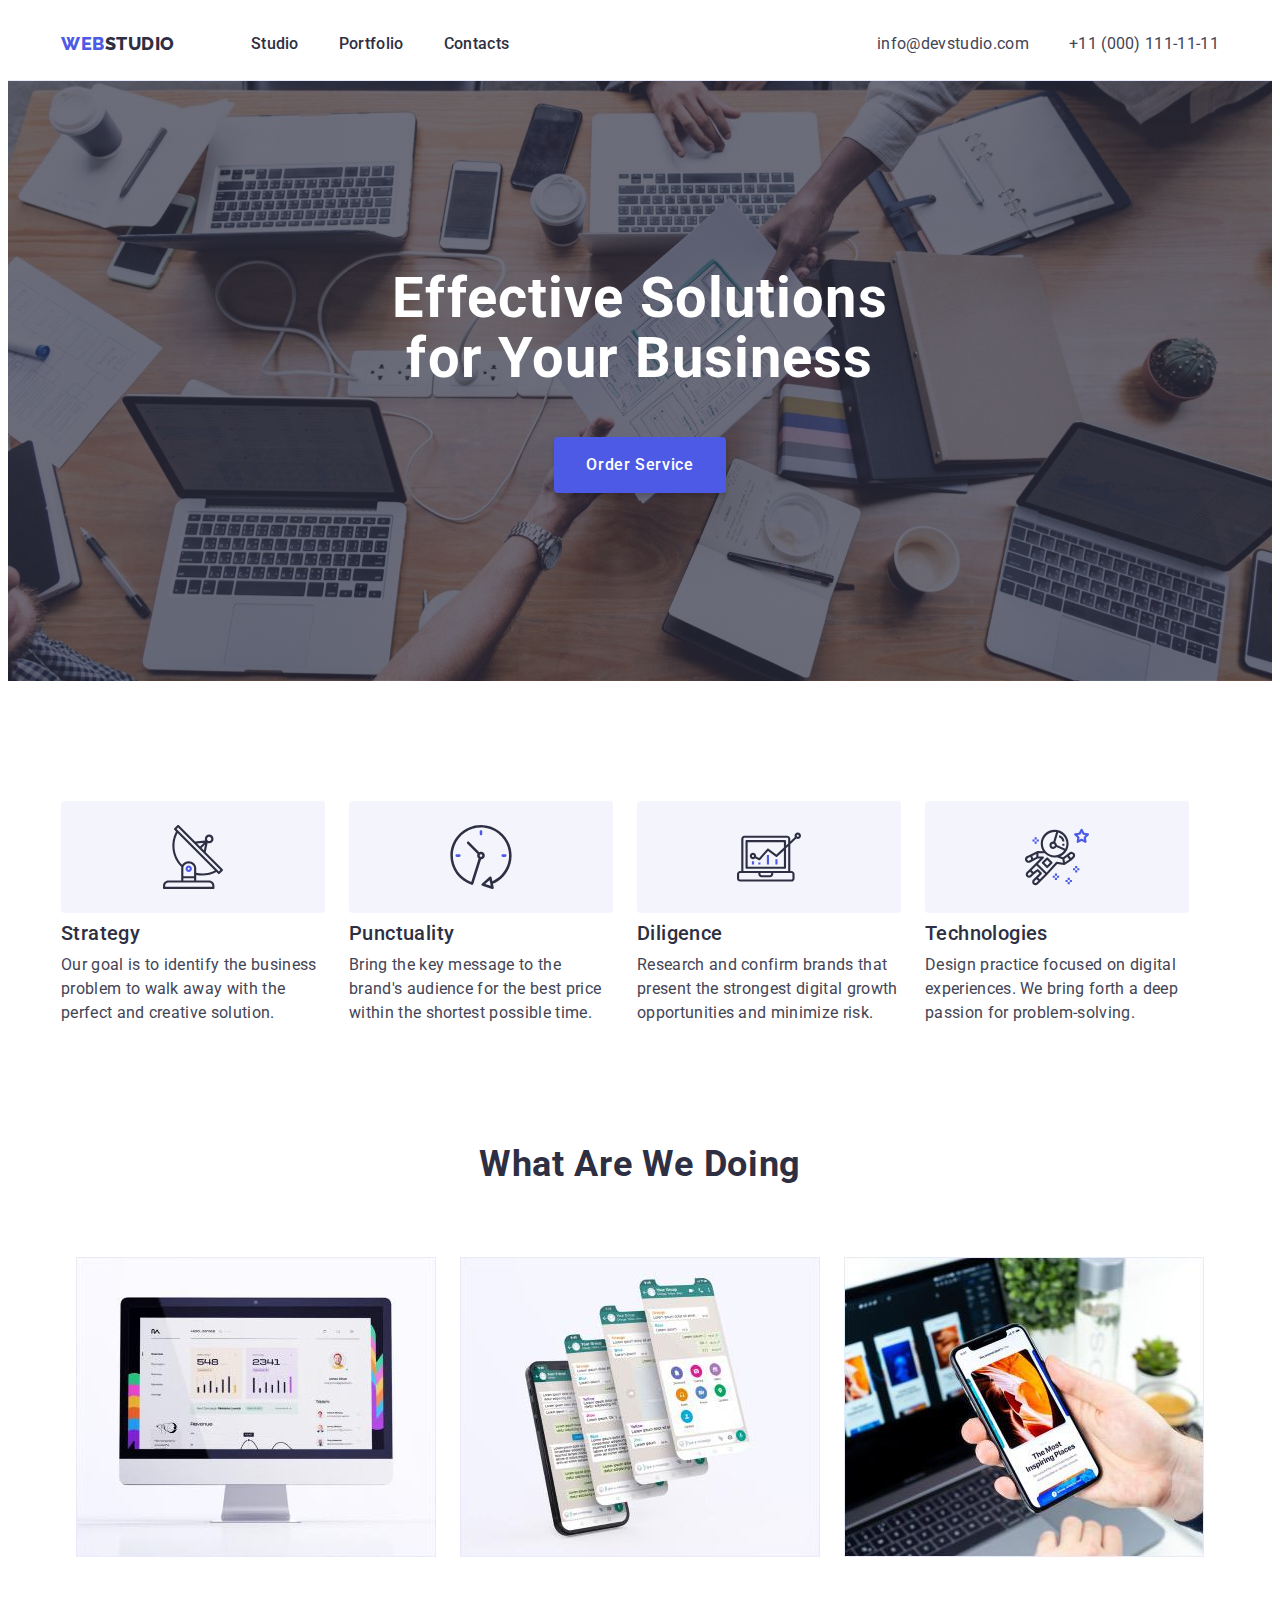
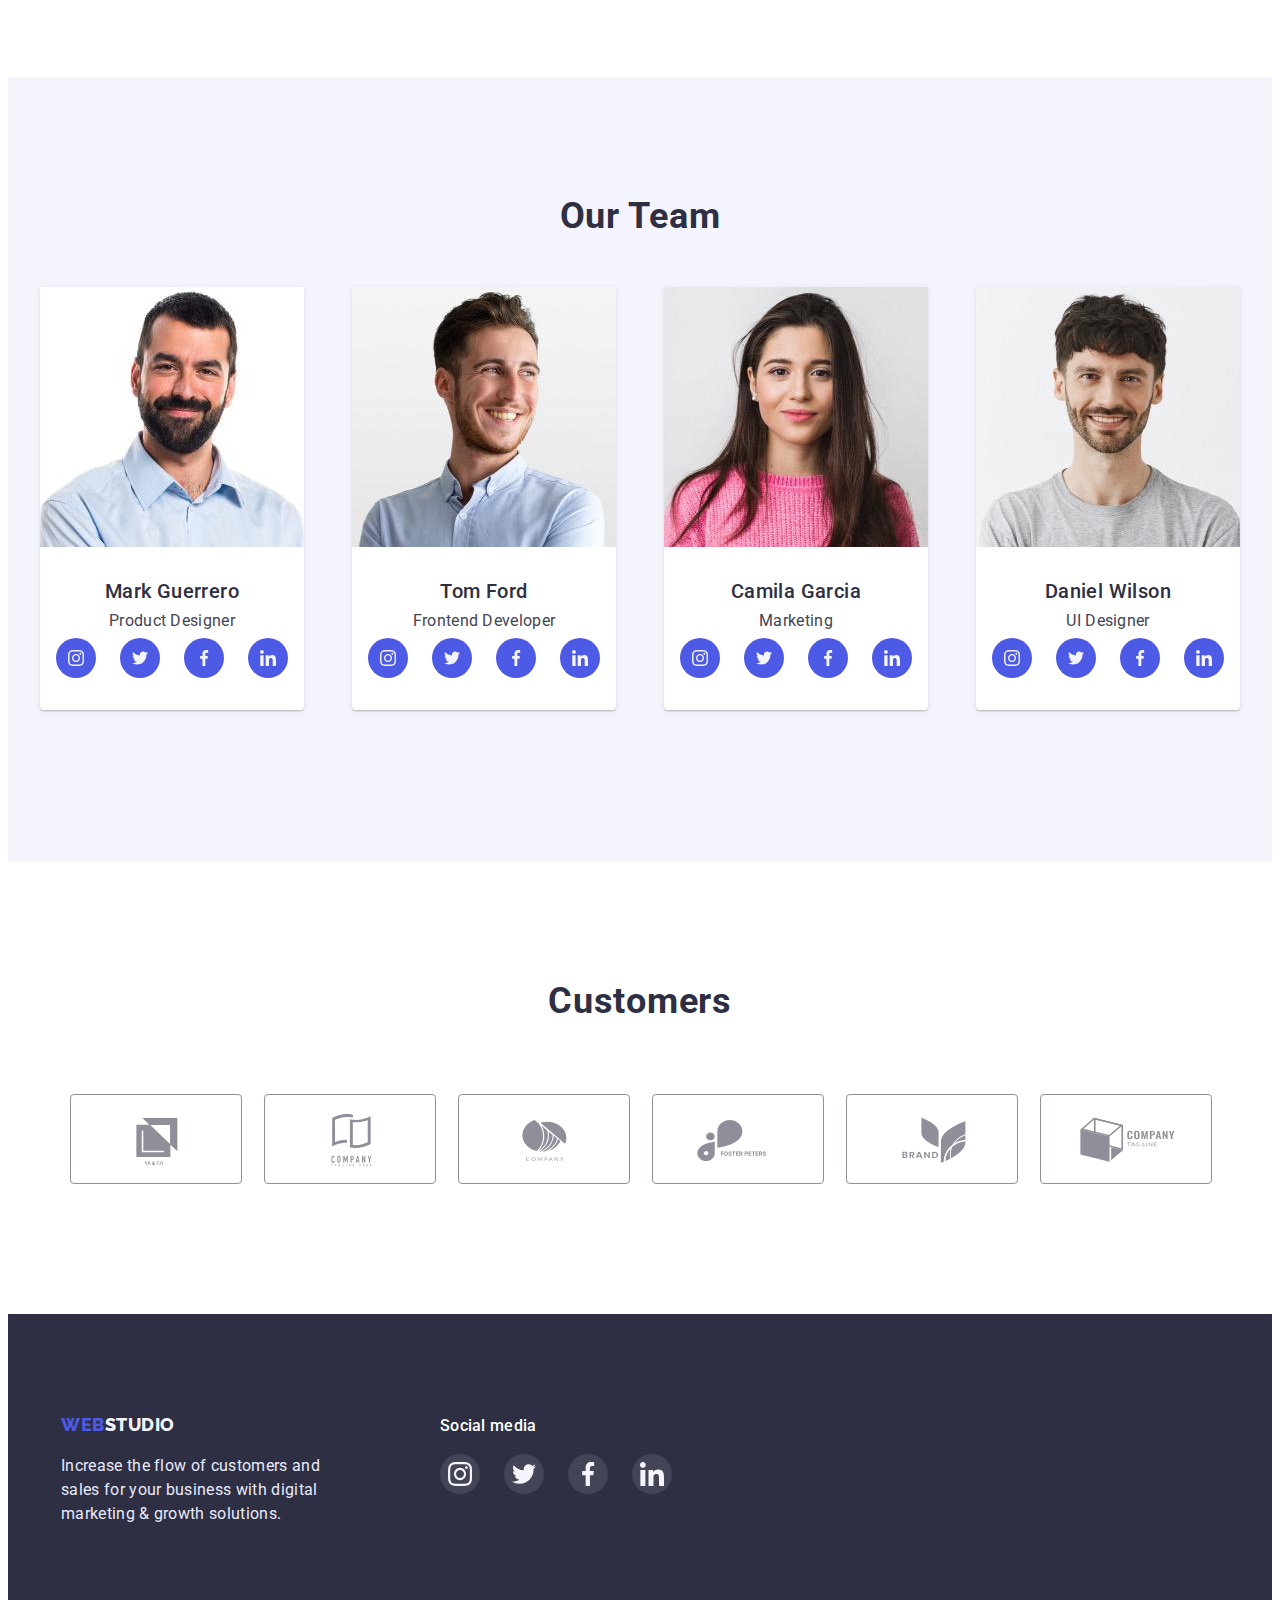
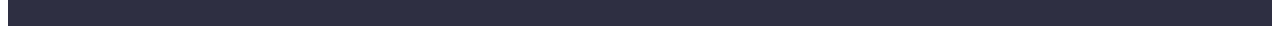
<file: index.html>
<!DOCTYPE html>
<html lang="en">
<head>
    <meta charset="UTF-8">
    <meta http-equiv="X-UA-Compatible" content="IE=edge">
    <meta name="viewport" content="width=device-width, initial-scale=1.0">
    <title>WebStudio</title>
    <link rel="preconnect" href="https://fonts.googleapis.com">
    <link rel="preconnect" href="https://fonts.gstatic.com" crossorigin>
    <link href="https://fonts.googleapis.com/css2?family=Raleway:wght@800&family=Roboto:wght@400;500;700&display=swap"
    rel="stylesheet">
    <link rel="stylesheet" href="https://cdnjs.cloudflare.com/ajax/libs/modern-normalize/1.1.0/modern-normalize.min.css"
        integrity="sha512-wpPYUAdjBVSE4KJnH1VR1HeZfpl1ub8YT/NKx4PuQ5NmX2tKuGu6U/JRp5y+Y8XG2tV+wKQpNHVUX03MfMFn9Q=="
        crossorigin="anonymous" referrerpolicy="no-referrer" />
    <link rel="stylesheet" href="./css/styles.css">
</head>
<body>
<!--site header-->
<header class="header">
    <div class="container">
        <nav class="nav">
            <a href="./index.html" class="logo link">
                Web<span class="logo-blue">Studio</span>
            </a>
            <!--nav list-->
            <ul class="list">
                <li class="item"><a href="./index.html" class="link">Studio</a></li>
                <li class="item"><a href="./portfolio.html" class="link">Portfolio</a></li>
                <li class="item"><a href="" class="link">Contacts</a></li>
            </ul>
        </nav>
        <!--address-->
        <address class="address">
            <ul class="contacts list">
                <li class="item"><a href="mailto:info@devstudio.com" class="link">info@devstudio.com</a></li>
                <li class="item"><a href="tel:+110001111111" class="link">+11 (000) 111-11-11</a></li>
            </ul>
        </address>
    </div>
</header>

<main>
<section class="hero">
    <div class="container">
        <h1 class="hero-title">Effective Solutions<br> for Your Business</h1>
        <button type="button" class="btn">Order Service</button>
    </div>
</section>

<section class="features">
    <div class="container">
    <h2 hidden class="title">Features</h2>
        <ul class="list">
            <li class="item">
            <div class="icon-box">
                <svg class="icon" width="64" height="64">
                    <use href="./images/symbol-defs.svg#antenna"></use>
                </svg>
            </div>
            <h3 class="title">Strategy</h3>
            <p class="text">
                Our goal is to identify the business
                problem to walk away with the perfect and creative solution.
            </p>
            </li>
            <li class="item">
                <div class="icon-box">
                    <svg class="icon" width="64" height="64">
                        <use href="./images/symbol-defs.svg#clock"></use>
                    </svg>
                </div>
                <h3 class="title">Punctuality</h3>
            <p class="text">
                Bring the key message to the brand's audience for the best price within the shortest possible time.
            </p>
            </li>
            <li class="item">
                <div class="icon-box">
                    <svg class="icon" width="64" height="64">
                        <use href="./images/symbol-defs.svg#diagram"></use>
                    </svg>
                </div>
                <h3 class="title">Diligence</h3>
            <p class="text">
                Research and confirm brands that present the strongest digital growth opportunities and minimize risk.
            </p>
            </li>
            <li class="item">
                <div class="icon-box">
                    <svg class="icon" width="64" height="64">
                        <use href="./images/symbol-defs.svg#astronaut"></use>
                    </svg>
                </div>
                <h3 class="title">Technologies</h3>
            <p class="text">
                Design practice focused on digital experiences. We bring forth a deep passion for problem-solving.
            </p>
            </li>
        </ul>
    </div>
</section>

<section class="works">
    <div class="container">
    <h2 class="title">What are we doing</h2>
        <ul class="list">
            <li class="item"><img src="./images/about-img-1.jpg" alt="Desktop app interface development" width="360"></li>
            <li class="item"><img src="./images/about-img-2.jpg" alt="Mobile app interface development" width="360"></li>
            <li class="item"><img src="./images/about-img-3.jpg" alt="Web site development" width="360"></li>
        </ul>
    </div>
</section>

<section class="team">
    <div class="container">
        <h2 class="title">Our Team</h2>
            <ul class="section-list list">
                <li class="card">
                    <img src="./images/photo-1.jpg" alt="Product Designer photo" width="264">
                    <div class="content">
                        <h3 class="title">Mark Guerrero</h3>
                        <p class="text">Product Designer</p>
                        <ul class="list">
                            <li class="item">
                                <a class="link" href="https://www.instagram.com/" target="_blank" rel="noopener noreferrer">
                                    <svg class="icon" width="16" height="16">
                                        <use href="./images/symbol-defs.svg#instagram"></use>
                                    </svg>
                                </a>
                            </li>
                            <li class="item">
                                <a class="link" href="https://twitter.com/" target="_blank" rel="noopener noreferrer">
                                    <svg class="icon" width="16" height="16">
                                        <use href="./images/symbol-defs.svg#twitter"></use>
                                    </svg>
                                </a>
                            </li>
                            <li class="item">
                                <a class="link" href="https://www.facebook.com/" target="_blank" rel="noopener noreferrer">
                                    <svg class="icon" width="16" height="16">
                                        <use href="./images/symbol-defs.svg#facebook"></use>
                                    </svg>
                                </a>
                            </li>
                            <li class="item">
                                <a class="link" href="https://www.linkedin.com/" target="_blank" rel="noopener noreferrer">
                                    <svg class="icon" width="16" height="16">
                                        <use href="./images/symbol-defs.svg#linkedin"></use>
                                    </svg>
                                </a>
                            </li>
                        </ul>
                    </div>
                </li>
                <li class="card">
                    <img src="./images/photo-2.jpg" alt="Frontend Developer photo" width="264">
                    <div class="content">
                        <h3 class="title">Tom Ford</h3>
                        <p class="text">Frontend Developer</p>
                        <ul class="list">
                            <li class="item">
                                <a class="link" href="https://www.instagram.com/" target="_blank" rel="noopener noreferrer">
                                    <svg class="icon" width="16" height="16">
                                        <use href="./images/symbol-defs.svg#instagram"></use>
                                    </svg>
                                </a>
                            </li>
                            <li class="item">
                                <a class="link" href="https://twitter.com/" target="_blank" rel="noopener noreferrer">
                                    <svg class="icon" width="16" height="16">
                                        <use href="./images/symbol-defs.svg#twitter"></use>
                                    </svg>
                                </a>
                            </li>
                            <li class="item">
                                <a class="link" href="https://www.facebook.com/" target="_blank" rel="noopener noreferrer">
                                    <svg class="icon" width="16" height="16">
                                        <use href="./images/symbol-defs.svg#facebook"></use>
                                    </svg>
                                </a>
                            </li>
                            <li class="item">
                                <a class="link" href="https://www.linkedin.com/" target="_blank" rel="noopener noreferrer">
                                    <svg class="icon" width="16" height="16">
                                        <use href="./images/symbol-defs.svg#linkedin"></use>
                                    </svg>
                                </a>
                            </li>
                        </ul>
                    </div>
                </li>
                <li class="card">
                    <img src="./images/photo-3.jpg" alt="Marketing Manager photo" width="264">
                    <div class="content">
                        <h3 class="title">Camila Garcia</h3>
                        <p class="text">Marketing</p>
                        <ul class="list">
                        <li class="item">
                            <a class="link" href="https://www.instagram.com/" target="_blank" rel="noopener noreferrer">
                                <svg class="icon" width="16" height="16">
                                    <use href="./images/symbol-defs.svg#instagram"></use>
                                </svg>
                            </a>
                        </li>
                        <li class="item">
                            <a class="link" href="https://twitter.com/" target="_blank" rel="noopener noreferrer">
                                <svg class="icon" width="16" height="16">
                                    <use href="./images/symbol-defs.svg#twitter"></use>
                                </svg>
                            </a>
                        </li>
                        <li class="item">
                            <a class="link" href="https://www.facebook.com/" target="_blank" rel="noopener noreferrer">
                                <svg class="icon" width="16" height="16">
                                    <use href="./images/symbol-defs.svg#facebook"></use>
                                </svg>
                            </a>
                        </li>
                        <li class="item">
                            <a class="link" href="https://www.linkedin.com/" target="_blank" rel="noopener noreferrer">
                                <svg class="icon" width="16" height="16">
                                    <use href="./images/symbol-defs.svg#linkedin"></use>
                                </svg>
                            </a>
                        </li>
                        </ul>
                    </div>
                    
                </li>
                <li class="card">
                    <img src="./images/photo-4.jpg" alt="UI Designer photo" width="264">
                    <div class="content">
                        <h3 class="title">Daniel Wilson</h3>
                        <p class="text">UI Designer</p>
                        <ul class="list">
                        <li class="item">
                            <a class="link" href="https://www.instagram.com/" target="_blank" rel="noopener noreferrer">
                                <svg class="icon" width="16" height="16">
                                    <use href="./images/symbol-defs.svg#instagram"></use>
                                </svg>
                            </a>
                        </li>
                        <li class="item">
                            <a class="link" href="https://twitter.com/" target="_blank" rel="noopener noreferrer">
                                <svg class="icon" width="16" height="16">
                                    <use href="./images/symbol-defs.svg#twitter"></use>
                                </svg>
                            </a>
                        </li>
                        <li class="item">
                            <a class="link" href="https://www.facebook.com/" target="_blank" rel="noopener noreferrer">
                                <svg class="icon" width="16" height="16">
                                    <use href="./images/symbol-defs.svg#facebook"></use>
                                </svg>
                            </a>
                        </li>
                        <li class="item">
                            <a class="link" href="https://www.linkedin.com/" target="_blank" rel="noopener noreferrer">
                                <svg class="icon" width="16" height="16">
                                    <use href="./images/symbol-defs.svg#linkedin"></use>
                                </svg>
                            </a>
                        </li>
                        </ul>
                    </div>
                    
                </li>
            </ul>
    </div>
</section>

<section class="clients">
    <div class="container">
        <h2 class="title">Customers</h2>
        <ul class="list clients-box">
            <li class="item">
                <a href="" class="link">
                    <svg class="icon" width="104" height="56">
                        <use href="./images/symbol-defs.svg#client-1"></use>
                    </svg>
                </a>
            </li>
            <li class="item">
                <a href="" class="link">
                    <svg class="icon" width="104" height="56">
                        <use href="./images/symbol-defs.svg#client-2"></use>
                    </svg>
                </a>
            </li>
            <li class="item">
                <a href="" class="link">
                    <svg class="icon" width="104" height="56">
                        <use href="./images/symbol-defs.svg#client-3"></use>
                    </svg>
                </a>
            </li>
            <li class="item">
                <a href="" class="link">
                    <svg class="icon" width="104" height="56">
                        <use href="./images/symbol-defs.svg#client-4"></use>
                    </svg>
                </a>
            </li>
            <li class="item">
                <a href="" class="link">
                    <svg class="icon" width="104" height="56">
                        <use href="./images/symbol-defs.svg#client-5"></use>
                    </svg>
                </a>
            </li>
            <li class="item">
                <a href="" class="link">
                    <svg class="icon" width="104" height="56">
                        <use href="./images/symbol-defs.svg#client-6"></use>
                    </svg>
                </a>
            </li>
        </ul>
    </div>
</section>

</main>
<footer class="footer">
    <div class="container footer-div">
        <div class="address">
            <a href="./index.html" class="logo link">
                Web<span class="logo-white">Studio</span>
            </a>
            <p class="text">Increase the flow of customers and <br> sales for your business with digital <br> marketing & growth solutions.</p>
        </div>
        <div class="address-social-media">
            <p class="join">Social media</p>
            <ul class="social-media list">
                <li class="item">
                    <a class="social-media link" href="https://www.instagram.com/" target="_blank" rel="noopener noreferrer">
                        <svg class="icon" width="24" height="24">
                            <use href="./images/symbol-defs.svg#instagram"></use>
                        </svg>
                    </a>
                </li>
                <li class="item">
                    <a class="link" href="https://twitter.com/" target="_blank" rel="noopener noreferrer"><svg class="icon"
                            width="24" height="24">
                            <use href="./images/symbol-defs.svg#twitter"></use>
                        </svg>
                    </a>
                </li>
                <li class="item">
                    <a class="link" href="https://www.facebook.com/" target="_blank" rel="noopener noreferrer"><svg class="icon"
                            width="24" height="24">
                            <use href="./images/symbol-defs.svg#facebook"></use>
                        </svg>
                    </a>
                </li>
                <li class="item">
                    <a class="link" href="https://www.linkedin.com/" target="_blank" rel="noopener noreferrer"><svg class="icon"
                            width="24" height="24">
                            <use href="./images/symbol-defs.svg#linkedin"></use>
                        </svg></a>
                </li>
            </ul>
        </div>
    </div>
</footer>

</body>
</html>
</file>
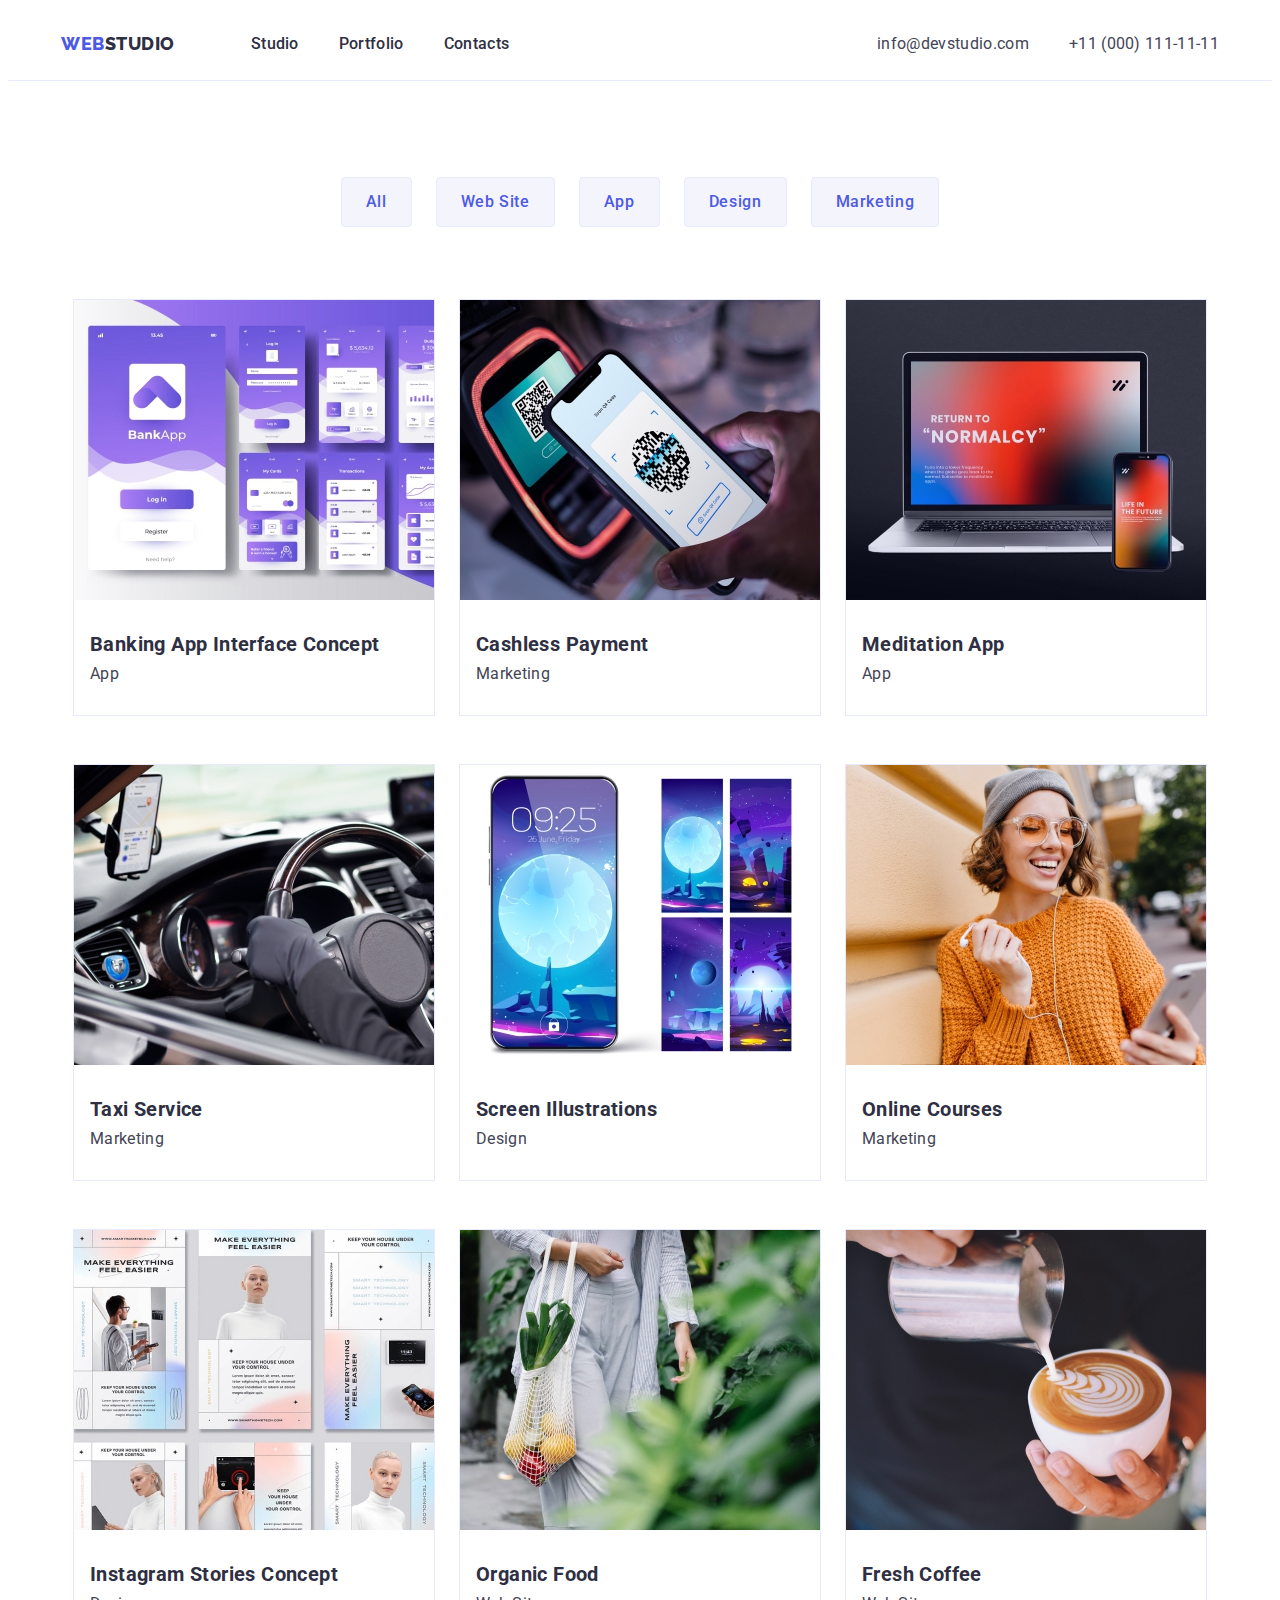
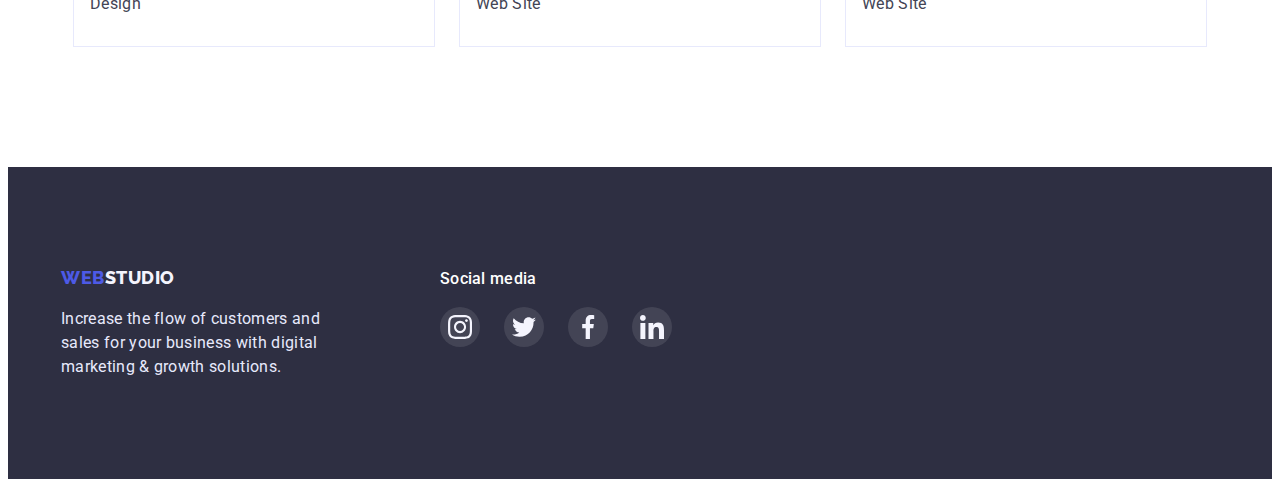
<file: portfolio.html>
<!DOCTYPE html>
<html lang="en">

<head>
    <meta charset="UTF-8">
    <meta http-equiv="X-UA-Compatible" content="IE=edge">
    <meta name="viewport" content="width=device-width, initial-scale=1.0">
    <title>WebStudio</title>
    <link rel="preconnect" href="https://fonts.googleapis.com">
    <link rel="preconnect" href="https://fonts.gstatic.com" crossorigin>
    <link href="https://fonts.googleapis.com/css2?family=Raleway:wght@800&family=Roboto:wght@400;500;700&display=swap"
    rel="stylesheet">
    <link rel="stylesheet" href="https://cdnjs.cloudflare.com/ajax/libs/modern-normalize/1.1.0/modern-normalize.min.css"
        integrity="sha512-wpPYUAdjBVSE4KJnH1VR1HeZfpl1ub8YT/NKx4PuQ5NmX2tKuGu6U/JRp5y+Y8XG2tV+wKQpNHVUX03MfMFn9Q=="
        crossorigin="anonymous" referrerpolicy="no-referrer" />
    <link rel="stylesheet" href="./css/styles.css">
</head>

<body>
    <!--site header-->
<header class="header">
    <div class="container">
        <nav class="nav">
            <a href="./index.html" class="logo link">
                Web<span class="logo-blue">Studio</span>
            </a>
            <!--nav list-->
            <ul class="list">
                <li class="item"><a href="./index.html" class="link">Studio</a></li>
                <li class="item"><a href="./portfolio.html" class="link">Portfolio</a></li>
                <li class="item"><a href="" class="link">Contacts</a></li>
            </ul>
        </nav>
        <!--address-->
        <address class="address">
            <ul class="contacts list">
                <li class="item"><a href="mailto:info@devstudio.com" class="link">info@devstudio.com</a></li>
                <li class="item"><a href="tel:+110001111111" class="link">+11 (000) 111-11-11</a></li>
            </ul>
        </address>
    </div>
</header>

<main>
    <section class="gallery">
        <div class="container">
            <h1 hidden>Tabs</h1>
            <ul class="list">
                <li class="item">
                    <button type="button" class="btn-gallery">All</button>
                </li>
                <li class="item">
                    <button type="button" class="btn-gallery">Web Site</button>
                </li>
                <li class="item">
                    <button type="button" class="btn-gallery">App</button>
                </li>
                <li class="item">
                    <button type="button" class="btn-gallery">Design</button>
                </li>
                <li class="item">
                    <button type="button" class="btn-gallery">Marketing</button>
                </li>
            </ul>
            <!--gallery-->
            <ul class="list">
                <li class="gallery-card">
                    <a class="link" href="">
                    <img src="./images/gallery-1.jpg" alt="Banking App Interface Concept" width="360">
                        <div class="info">
                            <h2 class="title">Banking App Interface Concept</h2>
                            <p class="text">App</p>
                        </div>
                    </a>
                </li>
                <li class="gallery-card">
                    <a class="link" href="">
                        <img src="./images/gallery-2.jpg" alt="Cashless Payment" width="360">
                            <div class="info">
                                <h2 class="title">Cashless Payment</h2>
                                <p class="text">Marketing</p>
                            </div>
                    </a>
                </li>
                <li class="gallery-card">
                    <a class="link" href="">
                        <img src="./images/gallery-3.jpg" alt="Meditation App" width="360">
                            <div class="info">
                                <h2 class="title">Meditation App</h2>
                                <p class="text">App</p>
                            </div>
                    </a>
                </li>
                <li class="gallery-card">
                    <a class="link" href="">
                        <img src="./images/gallery-4.jpg" alt="Taxi Service" width="360">
                            <div class="info">
                                <h2 class="title">Taxi Service</h2>
                                <p class="text">Marketing</p>
                            </div>
                    </a>
                </li>
                <li class="gallery-card">
                    <a class="link" href="">
                        <img src="./images/gallery-5.jpg" alt="Screen Illustrations" width="360">
                            <div class="info">
                                <h2 class="title">Screen Illustrations</h2>
                                <p class="text">Design</p>
                            </div>
                    </a>
                </li>
                <li class="gallery-card">
                    <a class="link" href="">
                        <img src="./images/gallery-6.jpg" alt="Online Courses" width="360">
                            <div class="info">
                                <h2 class="title">Online Courses</h2>
                                <p class="text">Marketing</p>
                            </div>
                    </a>
                </li>
                <li class="gallery-card">
                    <a class="link" href="">
                        <img src="./images/gallery-7.jpg" alt="Instagram Stories Concept" width="360">
                            <div class="info">
                                <h2 class="title">Instagram Stories Concept</h2>
                                <p class="text">Design</p>
                            </div>
                    </a>
                </li>
                <li class="gallery-card">
                    <a class="link" href="">
                        <img src="./images/gallery-8.jpg" alt="Organic Food" width="360">
                            <div class="info">
                                <h2 class="title">Organic Food</h2>
                                <p class="text">Web Site</p>
                            </div>
                    </a>
                </li>
                <li class="gallery-card">
                    <a class="link" href="">
                        <img src="./images/gallery-9.jpg" alt="Fresh Coffee" width="360">
                        <div class="info">
                            <h2 class="title">Fresh Coffee</h2>
                            <p class="text">Web Site</p>
                        </div>
                    </a>
                </li>
            </ul>
        </div>
    </section>
</main>
<footer class="footer">
    <div class="container footer-div">
        <div class="address">
            <a href="./index.html" class="logo link">
                Web<span class="logo-white">Studio</span>
            </a>
            <p class="text">Increase the flow of customers and <br> sales for your business with digital <br> marketing
                & growth solutions.</p>
        </div>
        <div class="address-social-media">
            <p class="join">Social media</p>
            <ul class="social-media list">
                <li class="item">
                    <a class="social-media link" href="https://www.instagram.com/" target="_blank"
                        rel="noopener noreferrer">
                        <svg class="icon" width="24" height="24">
                            <use href="./images/symbol-defs.svg#instagram"></use>
                        </svg>
                    </a>
                </li>
                <li class="item">
                    <a class="link" href="https://twitter.com/" target="_blank" rel="noopener noreferrer"><svg
                            class="icon" width="24" height="24">
                            <use href="./images/symbol-defs.svg#twitter"></use>
                        </svg>
                    </a>
                </li>
                <li class="item">
                    <a class="link" href="https://www.facebook.com/" target="_blank" rel="noopener noreferrer"><svg
                            class="icon" width="24" height="24">
                            <use href="./images/symbol-defs.svg#facebook"></use>
                        </svg>
                    </a>
                </li>
                <li class="item">
                    <a class="link" href="https://www.linkedin.com/" target="_blank" rel="noopener noreferrer"><svg
                            class="icon" width="24" height="24">
                            <use href="./images/symbol-defs.svg#linkedin"></use>
                        </svg></a>
                </li>
            </ul>
        </div>
    </div>
</footer>

</body>
</html>
</file>
<file: css/styles.css>
:root {
--primary-bg-color: #ffffff;
--secondary-bg-color: #2E2F42;
--color-main-text: #2E2F42;
--color-secondary-text: #434455;
--accent: #4D5AE5;
--accent-pressed-state: #404BBF;
--color-bg-team: #F4F4FD;
}

/* general */
body {
font-family: 'Roboto', sans-serif;
background-color: var(--primary-bg-color);
font-size: 16px;
font-weight: 400;
line-height: 1.5;
letter-spacing: 0.02em;
color: var(--color-secondary-text);
}

/* list link */
.link {
text-decoration: none;
}
.list {
list-style: none;
padding: 0;
margin: 0;
}

/* title */
.title {
    font-family: 'Roboto', sans-serif;
    text-decoration: none;
    font-weight: 700;
    font-size: 36px;
    line-height: 1.11;
    text-align: center;
    letter-spacing: 0.02em;
    text-transform: capitalize;
    color: var(--color-main-text);
}
.text {
    text-decoration: none;
    margin: 0;
}

/* container */
.container {
    margin-right: auto;
    margin-left: auto;
    width: 1158px;
    padding-left: 12px;
    padding-right: 12px;
}

/* site header */
.header {
border-bottom: 1px solid #E7E9FC;
}
.header > .container {
    display: flex;
    justify-content: space-between;
}

/* logo */
.logo {
font-family: 'Raleway', sans-serif;
font-weight: 800;
font-size: 18px;
line-height: 1.17;
letter-spacing: 0.03em;
text-transform: uppercase;
color: var(--accent);
margin-right: 76px;
}
.logo-blue {
color: var(--color-main-text);
}
.logo-white {
    color: #f4f4fd;
}


/* nav */
.nav {
    display: flex;
    justify-content: space-between;
    align-items: center;
}
.nav>.list {
    display: flex;
    padding: 0px;
}
.nav>.list .link {
    display: block;
    padding-top: 24px;
    padding-bottom: 24px;
    color: var(--color-main-text);
    font-style: normal;
    font-weight: 500;
    font-size: 16px;
    line-height: 1.5;
    letter-spacing: 0.02em;
}
.nav>.list>.item:not(:last-child) {
    margin-right: 40px;
}
.nav>.list .link:hover,
.nav>.list .link:focus {
    color: var(--accent);
}
.nav>.list .link.current {
    color: var(--accent);
}

/* address */
.contacts.list {
    display: flex;
    align-items: center;
}
.contacts > .item:not(:last-child) {
    padding-left: 0px;
    margin-right: 40px;
}
.contacts .link {
    display: block;
    padding-top: 24px;
    padding-bottom: 24px;
    color: var(--color-secondary-text);
    font-weight: 400;
    font-size: 16px;
    line-height: 1.5;
    letter-spacing: 0.02em;
    font-style: normal;
}
.contacts .link:hover,
.contacts .link:focus {
    color: var(--accent);
}

/* hero */
.hero {
    padding: 188px 0;
    color: #ffffff;
    background-color: var(--secondary-bg-color);
    text-align: center;
    max-width: 1440px;
    margin: 0 auto;
    background-image: linear-gradient(rgba(46, 47, 66, 0.7), rgba(46, 47, 66, 0.7)), url(../images/people-office.jpg);
    background-repeat: no-repeat;
    background-position: center;
}

.hero-title {
    font-weight: 700;
    font-size: 56px;
    line-height: 1.07;
    letter-spacing: 0.02em;
    margin: 0;
    padding-bottom: 48px;
}

.btn {
    font-family: 'Roboto', sans-serif;
    padding: 16px 32px;
    background: var(--accent);
    box-shadow: 0px 4px 4px rgba(0, 0, 0, 0.15);
    border-radius: 4px;
    font-weight: 500;
    font-size: 16px;
    letter-spacing: 0.04em;
    border: none;
    line-height: 1.5;
    color: #ffffff;
    cursor: pointer;
}

.hero .btn:hover,
.hero .btn:focus {
    background-color: var(--accent-pressed-state);
}

/* features */
.features {
    padding-top: 120px;
    padding-bottom: 120px;
}

.icon-box {
    display: flex;
    justify-content: center;
    align-items: center;
    height: 112px;
    margin-bottom: 8px;
    border-radius: 4px;
    background-color: var(--color-bg-team);
}

.features>.container>.list {
    display: flex;
}

.features .item>.text {
    margin: 0;
    font-weight: 400;
    line-height: 1.5;
    letter-spacing: 0.02em;
}

.features .item {
    width: 264px;
}

.item .title {
    margin: 0;
    margin-bottom: 8px;
    font-weight: 500;
    font-size: 20px;
    line-height: 1.2;
    letter-spacing: 0.02em;
    color: var(--color-main-text);
    text-align: left;
}

.features .item:not(:last-child) {
    margin-right: 24px;
}

/* works */
.works {
    padding-bottom: 120px;
}

.works .title {
    margin: 0;
    margin-bottom: 72px;
}

.works .list {
    display: flex;
    justify-content: center;
}

.works .list>.item:not(:last-child) {
    margin-right: 24px;
}

.works .list>.item>img {
    display: block;
}

/* team */
.team {
    padding-top: 120px;
    padding-bottom: 120px;
    background-color: var(--color-bg-team);
}

.team .title {
    margin: 0;
    margin-bottom: 50px;
}

.team .list {
    display: flex;
    justify-content: center;
}

.card {
    background-color: var(--primary-bg-color);
    box-shadow: 0px 1px 6px rgba(46, 47, 66, 0.08), 0px 1px 1px rgba(46, 47, 66, 0.16), 0px 2px 1px rgba(46, 47, 66, 0.08);
    border-radius: 0px 0px 4px 4px;
}
.team .content {
    padding: 32px 16px;
    padding-bottom: 0;
}
.team .list {
    display: flex;
    justify-content: center;
    gap: 24px;
    padding-bottom: 32px;
}

.team .item {
    width: 40px;
    height: 40px;
}

.team .link {
    display: flex;
    justify-content: center;
    align-items: center;

    width: 100%;
    height: 100%;
    border-radius: 50%;
    color: #F4F4FD;
    background-color: var(--accent);
}

.team .link:hover {
    background-color: var(--accent-pressed-state); 
}

.link .icon {
    color: currentColor;
}

.card:not(:last-child) {
    margin-right: 24px;
}

.content > .title {
    margin: 0;
    margin-bottom: 8px;
    font-weight: 500;
    font-size: 20px;
    line-height: 1.2;
    letter-spacing: 0.02em;
    color: var(--color-main-text);
}

.team .text {
    margin-bottom: 8px;
    font-size: 16px;
    line-height: 1.19;
    text-align: center;
}

.card > img {
    display: block;
}

/* clients */
.clients {
    padding-bottom: 130px;
    padding-top: 120px;
}

.clients .title {
    margin: 0;
    margin-bottom: 72px;
}

.clients-box {
    display: flex;
    justify-content: center;
    align-items: center;
    gap: 24px;
}

.clients-box .link {
    width: 100%;
    height: 100%;
    display: flex;
    align-items: center;
    justify-content: center;
    color: #8E8F99;
    border-radius: 4px;
    border: 1px solid #8E8F99;
}

.clients-box .link:hover,
.clients-box .link:focus {
    color: var(--accent-pressed-state);
    border-color: var(--accent-pressed-state);
}

.clients .icon {
    width: 104px;
    height: 56px;
    margin: 16px 32px;
    fill: currentColor;
}

.clients .icon:hover {
    fill: var(--accent-pressed-state);
}


/* footer */
.footer {
    background-color: var(--secondary-bg-color);
    padding: 100px 0;
}

.footer-div {
    display: flex;
}
.address > .text {
    margin: 0;
    margin-top: 16px;
    color: #E7E9FC;
}

.address-social-media {
    margin-left: 120px
}
.join {
    font-weight: 500;
    font-size: 16px;
    line-height: 1.5;
    letter-spacing: 0.02em;
    color: #FFFFFF;
    margin: 0 0 16px 0;
}

.social-media {
    display: flex;
    gap: 24px;
}
.social-media > .item {
    width: 40px;
    height: 40px;
    background: rgba(255, 255, 255, 0.1);
    border-radius: 50%;
}

.social-media .link:hover,
.social-media .link:focus {
    background: #31D0AA;
    border-radius: 50%;
}

.social-media .link {
    display: flex;
    justify-content: center;
    align-items: center;
    width: 100%;
    height: 100%;
    color: #F4F4FD;
}

.link .icon {
    color: currentColor;
}


/* portfolio page */
.gallery {
    padding-top: 96px;
    padding-bottom: 120px;
}
.gallery > .container > .list {
    display: flex;
    justify-content: center;
    flex-wrap: wrap;
    column-gap: 24px;
    row-gap: 48px;
}
.gallery .list:first-of-type {
    margin-bottom: 72px;
}
.gallery 


/* gallery btn */
.btn-gallery {
font-family: 'Roboto', sans-serif;
font-weight: 500;
font-size: 16px;
line-height: 1.5;
letter-spacing: 0.04em;
cursor: pointer;
background: var(--color-bg-team);
border: 1px solid #E7E9FC;
border-radius: 4px;
padding: 12px 24px;
color: var(--accent);
}
.item .btn-gallery:hover,
.item .btn-gallery:focus {
color: #FFFFFF;
background: var(--accent-pressed-state);
box-shadow: 0px 3px 1px rgba(0, 0, 0, 0.1), 0px 2px 1px rgba(0, 0, 0, 0.08), 0px 2px 2px rgba(0, 0, 0, 0.12);
border: none;
}

/* gallery cards */
.gallery-card {
    color: var(--color-secondary-text);
    font-weight: 400;
    font-size: 16px;
    line-height: 1.2;
    letter-spacing: 0.02em;
    border: 1px solid #E7E9FC;
}
.gallery-card:hover {
    box-shadow: 0px 1px 6px rgba(46, 47, 66, 0.08), 0px 1px 1px rgba(46, 47, 66, 0.16), 0px 2px 1px rgba(46, 47, 66, 0.08);
}

.gallery-card .title {
    margin: 0;
    margin-bottom: 8px;
    font-weight: 700;
    font-size: 20px;
    line-height: 1.2;
    letter-spacing: 0.02em;
    text-align: start;
    color: var(--color-main-text);
}
.gallery-card img {
    display: block;
}
.gallery-card > .link {
    color: inherit;
}
.gallery-card .text {
    display: inline-block;
    margin: 0;
}
.info {
    padding: 32px 16px;
}
</file>
